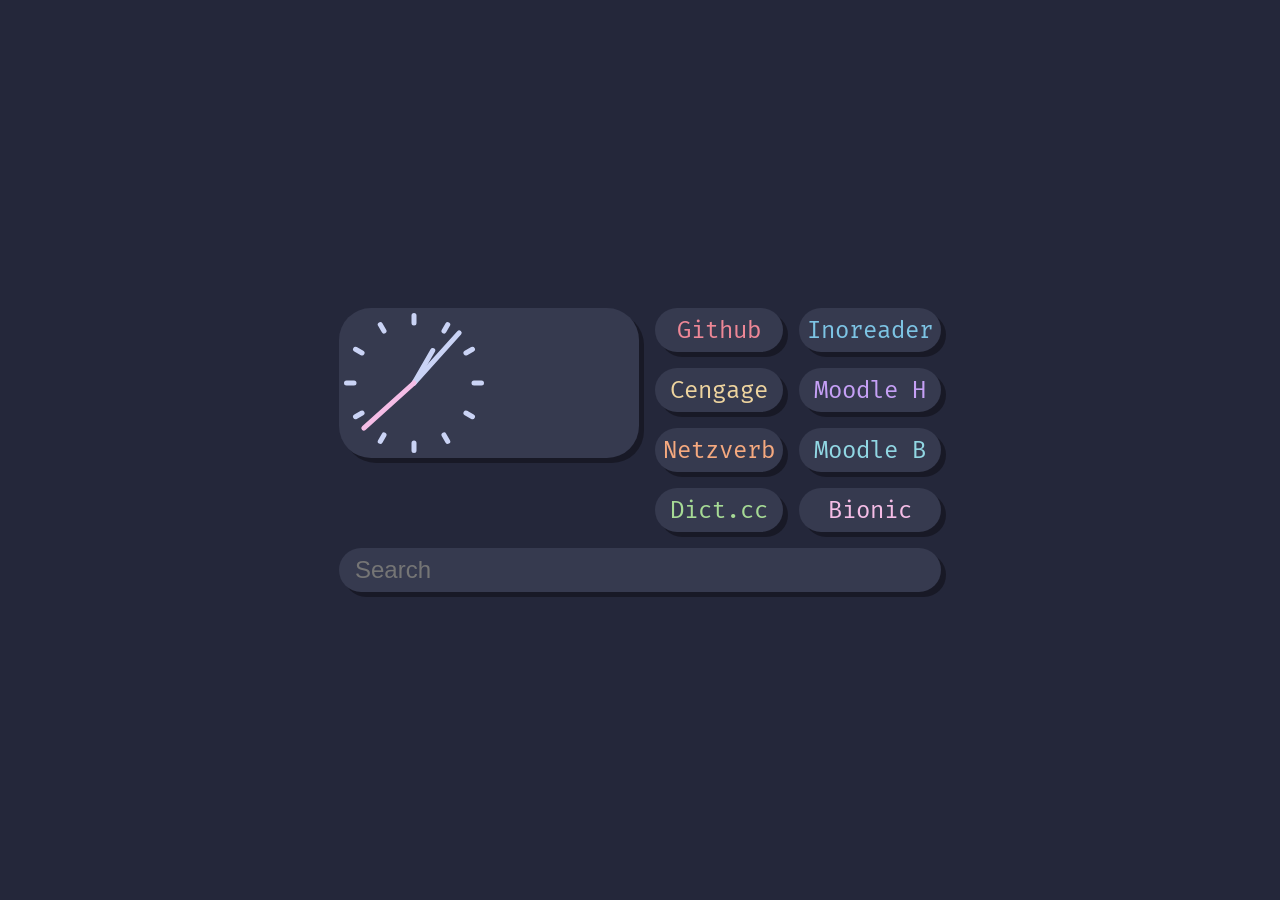
<file: new_tab/index.html>
<!DOCTYPE html>
<html lang="en">
  <head>
    <meta charset="UTF-8">
    <meta name="viewport" content="width=device-width, initial-scale=1.0">
    <meta http-equiv="X-UA-Compatible" content="ie=edge">
    <title>My Website</title>
    <link rel="stylesheet" href="/new_tab/style.css">
    <link rel="icon" href="./favicon.ico" type="image/x-icon">
    <link rel="preconnect" href="https://fonts.googleapis.com">
    <link rel="preconnect" href="https://fonts.gstatic.com" crossorigin>
    <link href="https://fonts.googleapis.com/css2?family=Fira+Mono:wght@400;500;700&display=swap" rel="stylesheet">
  </head>
  <body>
    <div class="page">
    <main>
        <canvas id="clock" class="time"></canvas>
        <form id="search">
            <input id="search-input" autofocus="true" placeholder="Search">
        </form>
        <div class="links">
            <a href="https://github.com/">Github</a>
            <a href="https://cengage.com">Cengage</a>
            <a href="https://verbformen.com">Netzverb</a>
            <a href="https://dict.cc">Dict.cc</a>

            <a href="https://www.inoreader.com/all_articles">Inoreader</a>
            <a href="https://moodle.haverford.edu">Moodle H</a>
            <a href="https://moodle.brynmawr.edu">Moodle B</a>
            <a href="https://vbm.brynmawr.edu">Bionic</a>
        </div>
    </main>
    </div>
    <script src="/new_tab/index.js"></script>
  </body>
</html>
</file>
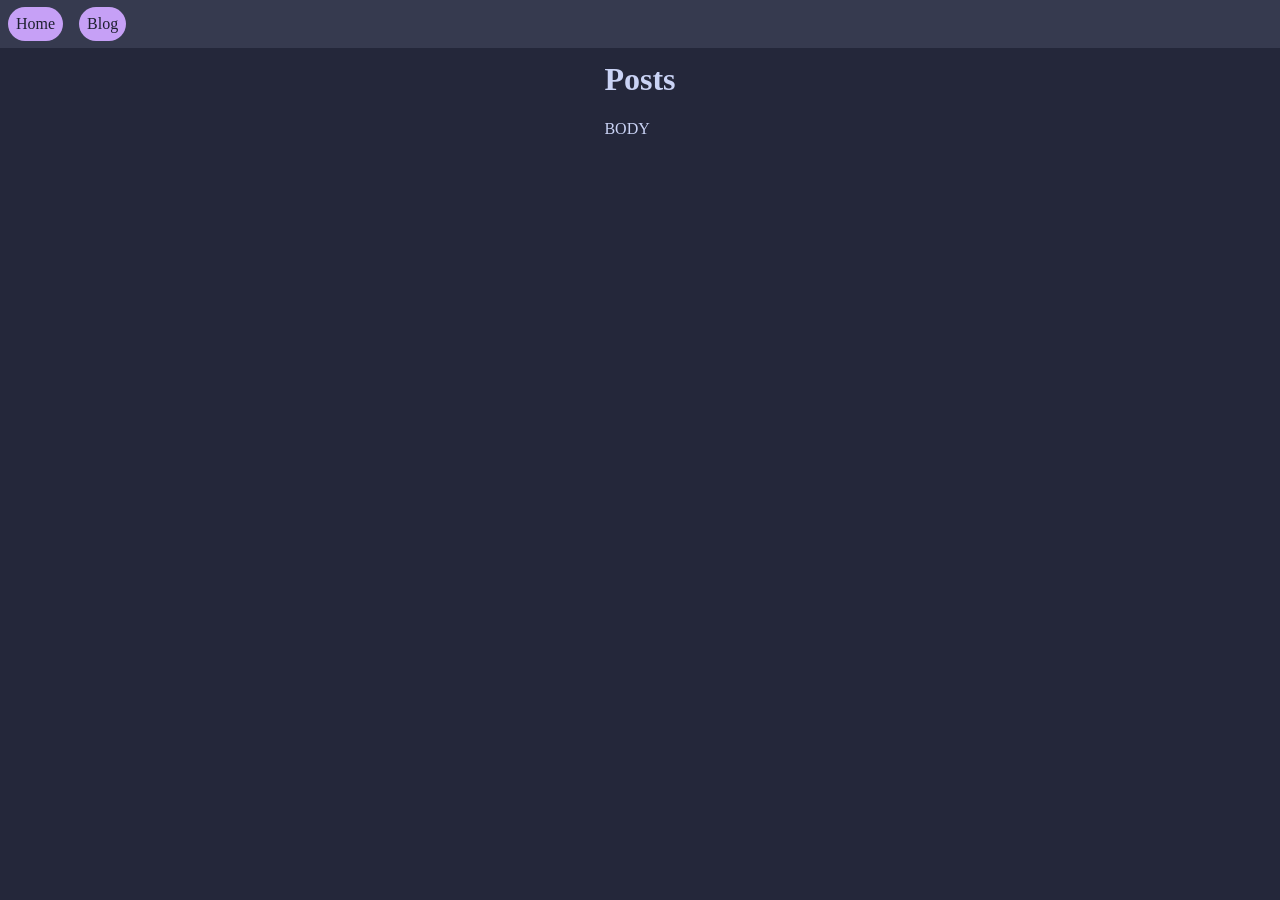
<file: blog.html>
<!DOCTYPE html>
<html lang="en">
  <head>
    <meta charset="UTF-8">
    <meta name="viewport" content="width=device-width, initial-scale=1.0">
    <meta http-equiv="X-UA-Compatible" content="ie=edge">
    <title>My Website</title>
    <link rel="stylesheet" href="./style.css">
    <link rel="icon" href="./favicon.ico" type="image/x-icon">
  </head>
  <body>
    <nav class="navbar">
        <a href="index.html">Home</a>
        <a href="blog.html">Blog</a>
    </nav>
    <div class="content">
      <h1>Posts</h1>
      BODY
    </div>
  </body>
</html>
</file>
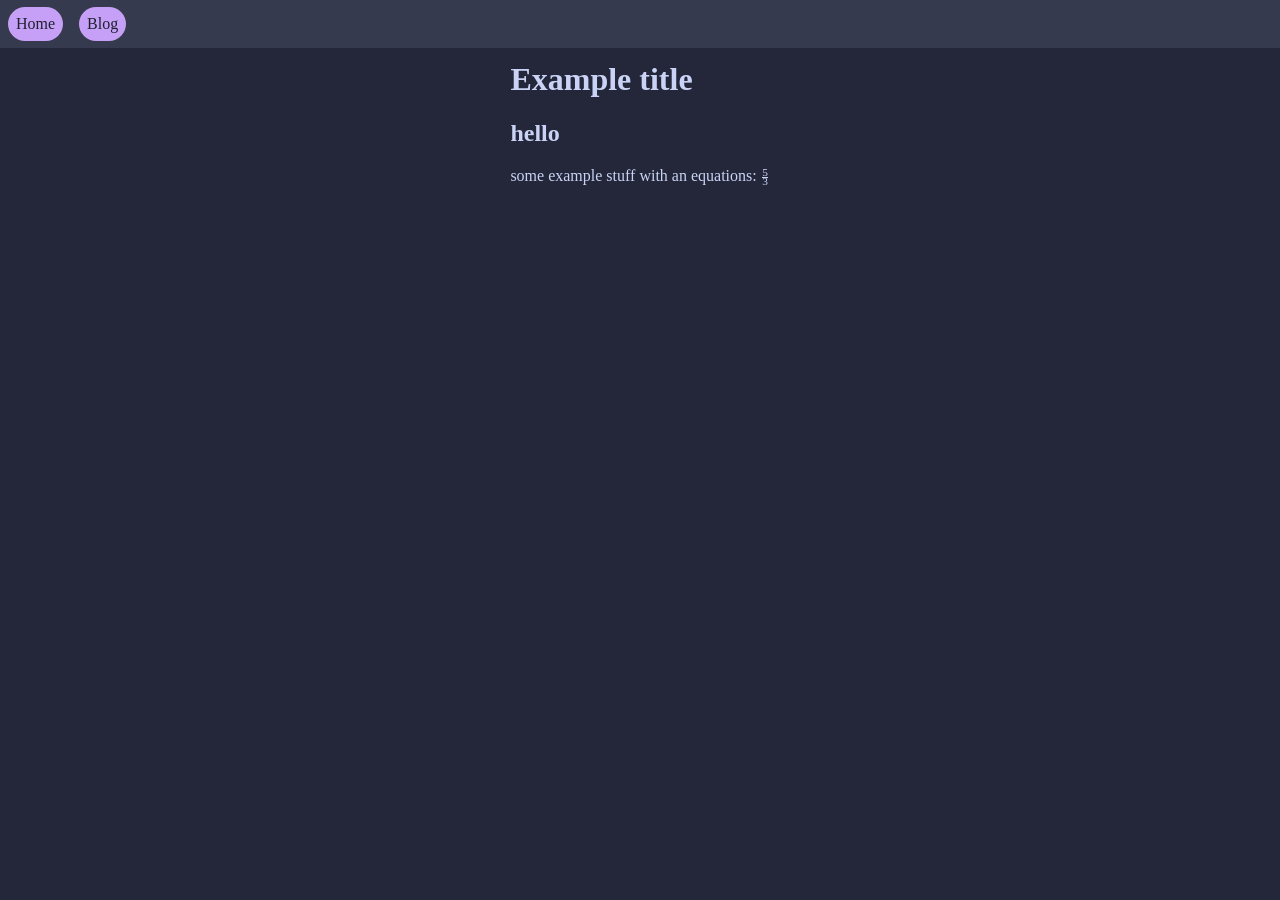
<file: test_page.html>
<!DOCTYPE html><html lang="en"><head><meta charset="utf-8"><meta name="viewport" content="width=device-width, initial-scale=1" charset="utf-8" http-equiv="x-ua-compatible"><title>Example title</title><link rel="stylesheet" href="style.css"><style>/* Alignment */
mtable.right-align mtd,
mtable mtd.right-align,
mtable.left-align mtd.right-align,
mtable.aligned mtd:nth-child(odd) {
  justify-items: end;
  text-align: right;
}
mtable.cases mtd,
mtable.left-align mtd,
mtable mtd.left-align,
mtable.aligned mtd:nth-child(even),
math:is(:not([display])) > mtable.multiline-equation mtd {
  justify-items: start;
  text-align: left;
}
mtable.cases mtd,
mtable.aligned mtd,
mtable mtd.flushed,
mtable mtd.left-flush {
  padding-left: 0;
}
mtable.cases mtd,
mtable.aligned mtd,
mtable mtd.flushed,
mtable mtd.right-flush {
  padding-right: 0;
}

/* Tables */
mtable {
  math-style: inherit;
}
mtd {
  math-depth: auto-add;
  math-style: compact;
  math-shift: compact;
}

/* Equations */
mtable.multiline-equation mtd {
  math-depth: inherit;
  math-style: inherit;
  math-shift: inherit;
  padding: 0;
}
math > mtable.multiline-equation mtr:not(:last-child) mtd {
  padding-bottom: 0.5em;
}

/* Fractions */
mfrac {
  padding-inline: 0;
  margin-inline: 0.1em;
}

/* Accents */
mover[accent="true" i] > :first-child {
  font-feature-settings: "dtls";
}
mover.dotted[accent="true" i] > :first-child {
  font-feature-settings: "dtls" 0;
}

/* Other rules for scriptlevel, displaystyle and math-shift */
munder > :nth-child(2),
munderover > :nth-child(2) {
  math-shift: compact
}
munder[accentunder="true" i] > :not(:first-child),
mover[accent="true" i] > :not(:first-child) {
  math-depth: inherit;
  math-style: inherit;
  math-shift: inherit;
}</style></head><body><nav class="navbar"><a href="/">Home</a> <a href="/">Blog</a></nav><div class="content"><h1>Example title</h1><h2>hello</h2><p>some example stuff with an equations: <math><mfrac><mn>5</mn><mn>3</mn></mfrac></math></p></div></body></html>
</file>
<file: new_tab/style.css>
body {
    margin: 0;
    background: #24273a;
    font-family: "Fira Mono", monospace;
    font-weight: 400;
    font-style: normal;
}

.page {
    font-size: 1.5rem;
    display: flex;
    align-items: center; 
    justify-content: center;

    height: 100vh;
    width: 100vw;
}

main {
    display: grid;
    grid-template-columns: repeat(2, auto);
    gap: 1rem;
}

.links {
    display: grid;
    gap: 1rem;
    grid-template-rows: repeat(4, 1fr);
    grid-auto-flow: column;
    grid-column: 2;
    grid-row: 1;
}

.time {
    grid-column: 1;
    grid-row: 1;
    aspect-ratio: 1 / 1;
	background: #363a4f;
	color: #cad3f5;
	border-radius: 2rem;
	filter: drop-shadow(5px 5px #181926)
}

.links a {
	padding: 0.5rem;
	text-decoration: none;
	text-align: center;
	align-content: center;
	background: #363a4f;
	border-radius: 2rem;
	filter: drop-shadow(5px 5px #181926)
}

.links a:nth-child(8n+0){color: #f5bde6}
.links a:nth-child(8n+1){color: #ed8796}
.links a:nth-child(8n+2){color: #eed49f}
.links a:nth-child(8n+3){color: #f5a97f}
.links a:nth-child(8n+4){color: #a6da95}
.links a:nth-child(8n+5){color: #7dc4e4}
.links a:nth-child(8n+6){color: #c6a0f6}
.links a:nth-child(8n+7){color: #91d7e3}


#search-input {
	font-size: inherit;
	border: none;
	background: #363a4f;
	color: #cad3f5;
	border-radius: 100vh;
	padding: 0.5rem;
	padding-left: 1rem;
	width: calc(100% - 1.5rem);
	filter: drop-shadow(5px 5px #181926)
}

#search-input:focus {
    outline: none;

}

#search {
    grid-column: 1 / 3;
    grid-row: 2;
}
</file>
<file: style.css>
body {
   overscroll-behavior-y: none;   
   margin: 0;
   display: flex;
   flex-direction: column;
   justify-content: center;
}

html {
    background-color: #24273a;
    color: #cad3f5;
}

.opener {
    height: 100vh;
    width: 100vw;

    justify-content: center;
    align-items: center;

    text-align: center;

    display: flex;
    background-color: #1e2030;
}

.opener > div > p {
    font-size: 1rem;
    margin-top: 0;
    margin-bottom: 1rem;
}

.opener > div > h1 {
    margin: 0;
}

.opener > * {
    animation-direction: forward;
    animation-duration: 0.5s;
    animation-name: slide-in;
    animation-timing-function: ease-out;
}

.links > a {
    color: #1e2030;
    background-color: #c6a0f6;
    padding: 0.5rem;
    margin: 0.2rem;
    border-radius: 50vh;
    text-decoration: none;
    filter: drop-shadow(5px 5px #181926);
    display: inline-block;
}

.scroll-prompt {
    position: absolute;
    font-size: 1.5rem;
    color: #8087a2;
    bottom: 0;
}


@keyframes slide-in {
  from {
    translate: 0 2rem;
    opacity: 0%;
  }

  to {
    translate: 0 0;
    opacity: 100%;
  }
}

.content {
    margin: auto;
    margin-top: 2.5rem;
    max-width: 728px;
    display: block;
}

.content a {
    text-decoration: none;
    color: #8aadf4;
}


.content figure {
    display: flex;
    flex-direction: column;
    justify-content: center;
    align-items: center;
}

.content figure > p {
    display: flex;
    flex-direction: column;
    justify-content: center;
    align-items: center;
}

.navbar {
  overflow: hidden;
  background-color: #363a4f;
  position: fixed;
  display: flex;
  margin: 0 auto;
  top: 0; /* Position the navbar at the top of the page */
  width: 100%; /* Full width */
  height: 3rem;
  align-items: center
}

.navbar a {
    font-size: 1rem;
    color: #1e2030;
    background-color: #c6a0f6;
    padding: 0.5rem;
    margin: 0.5rem;
    border-radius: 50vh;
    text-decoration: none;
    display: inline-block;
}

.content math {
    display: inline-block;
    white-space: nowrap;
}
</file>
